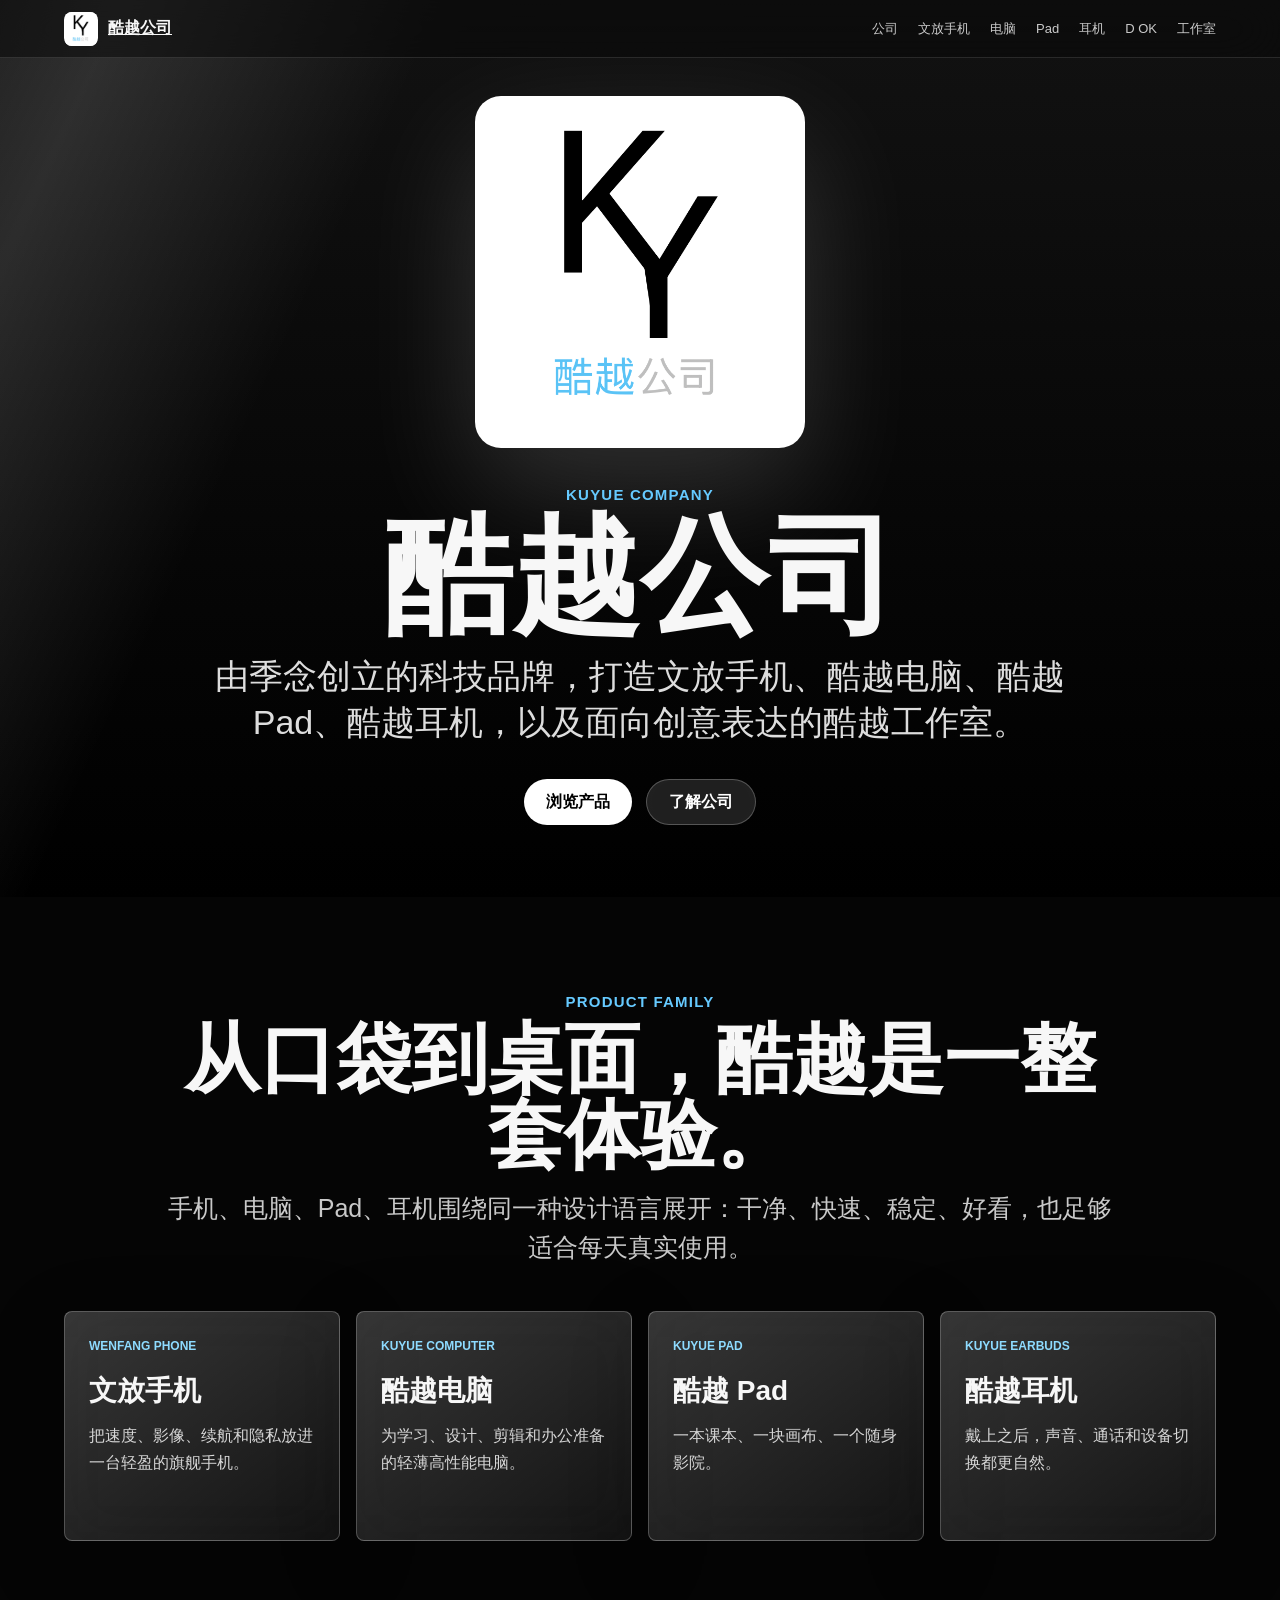
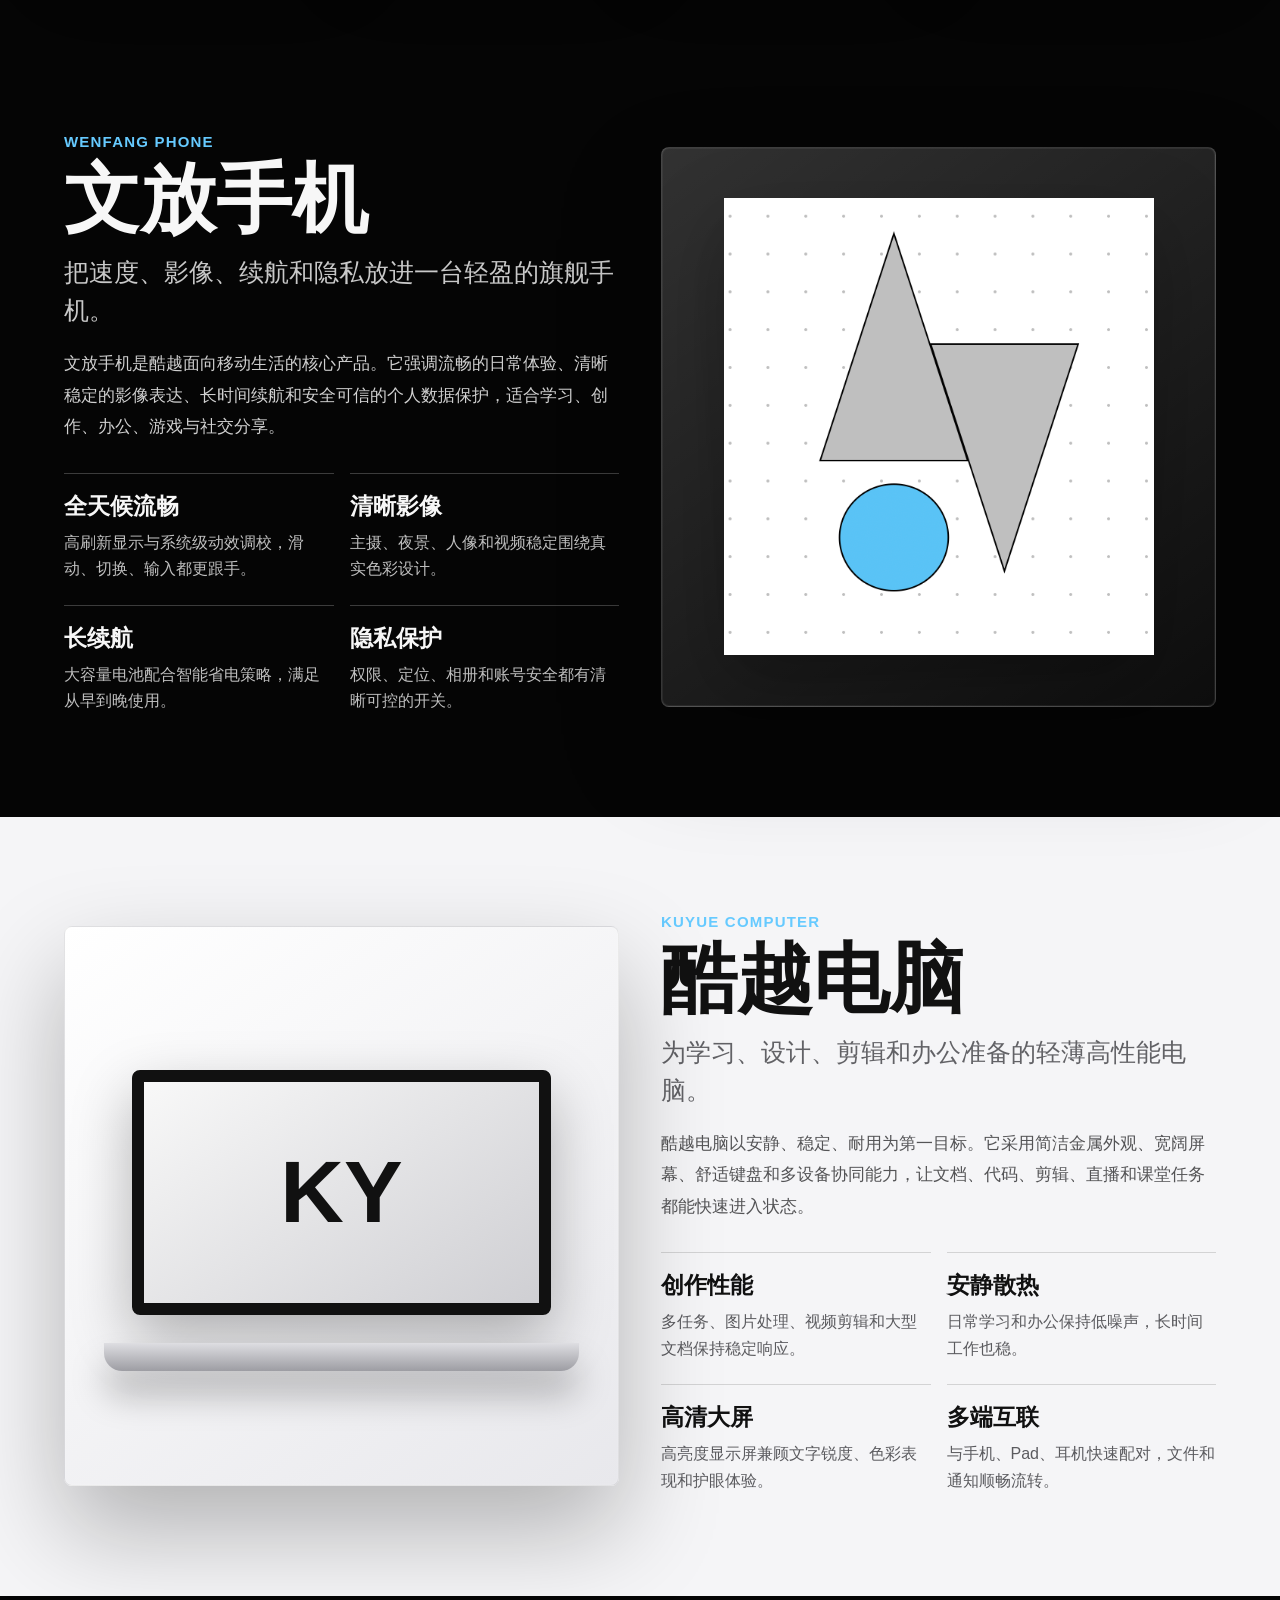
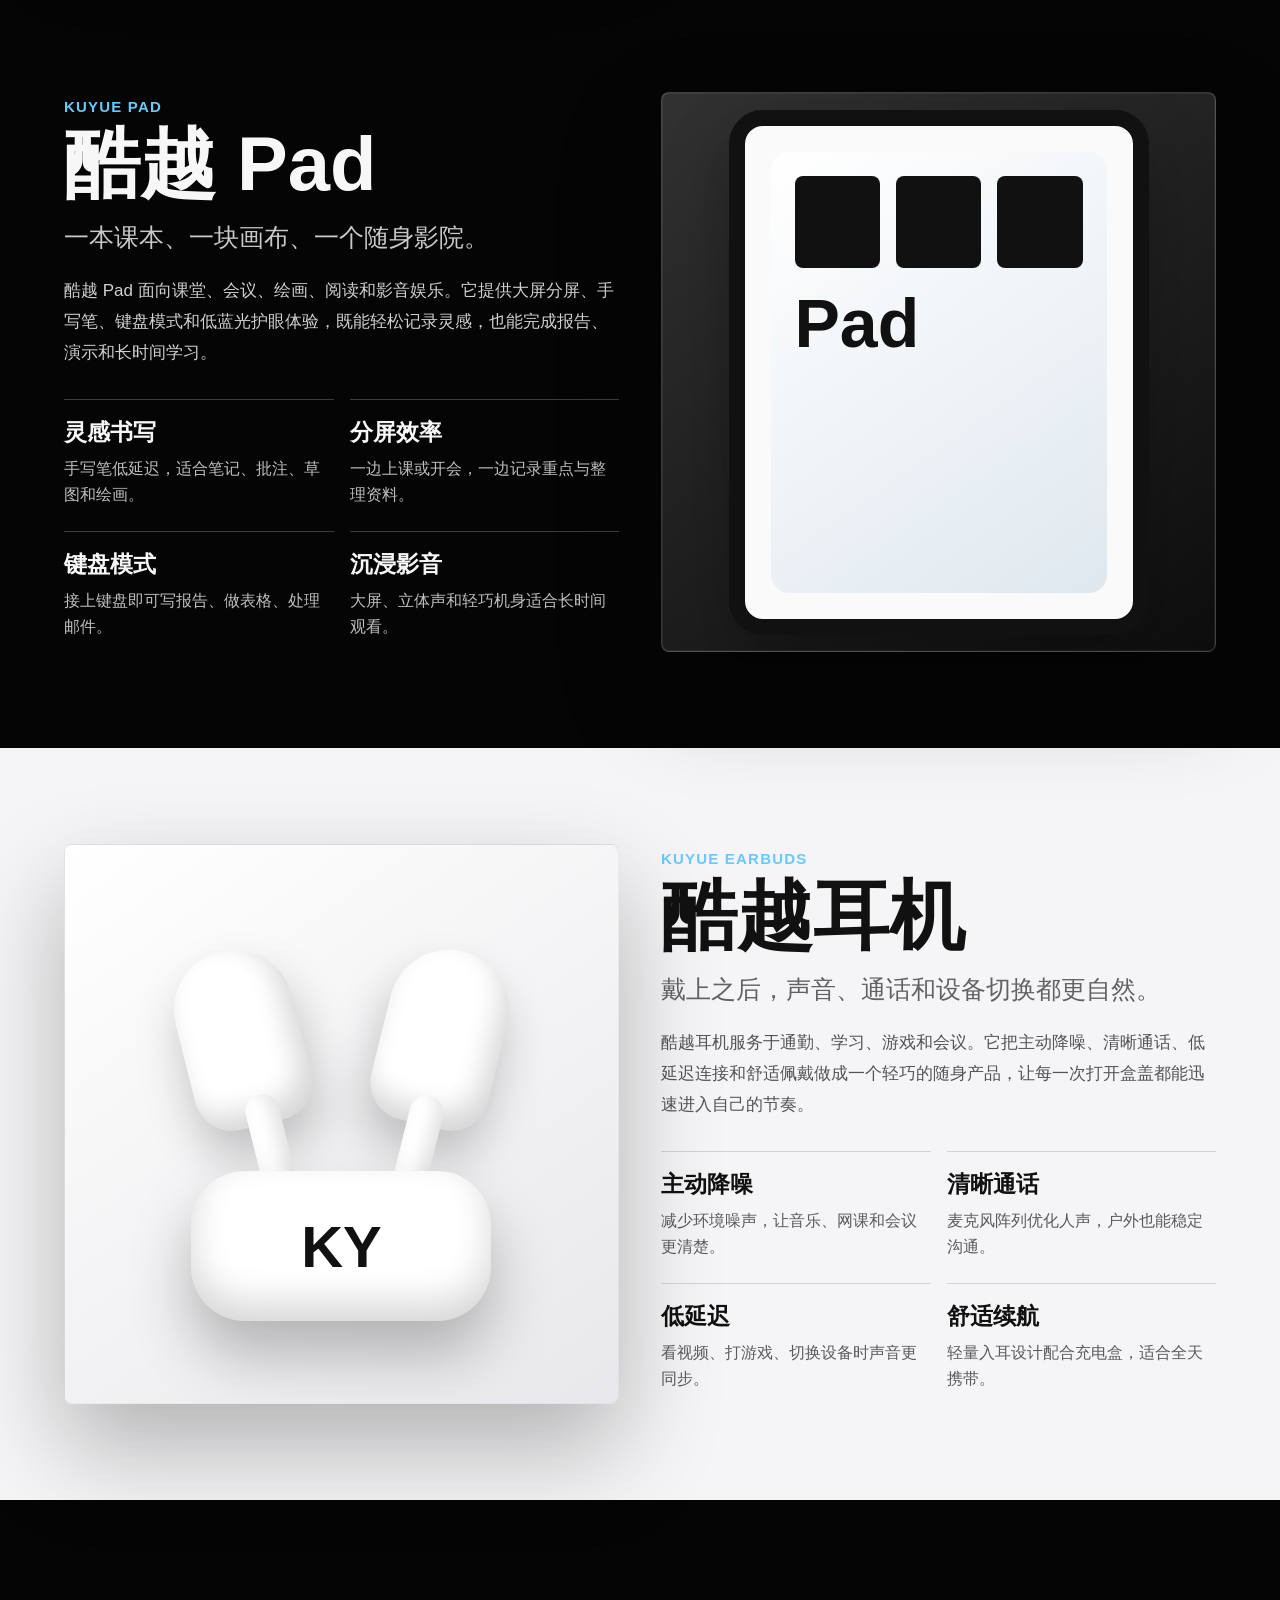
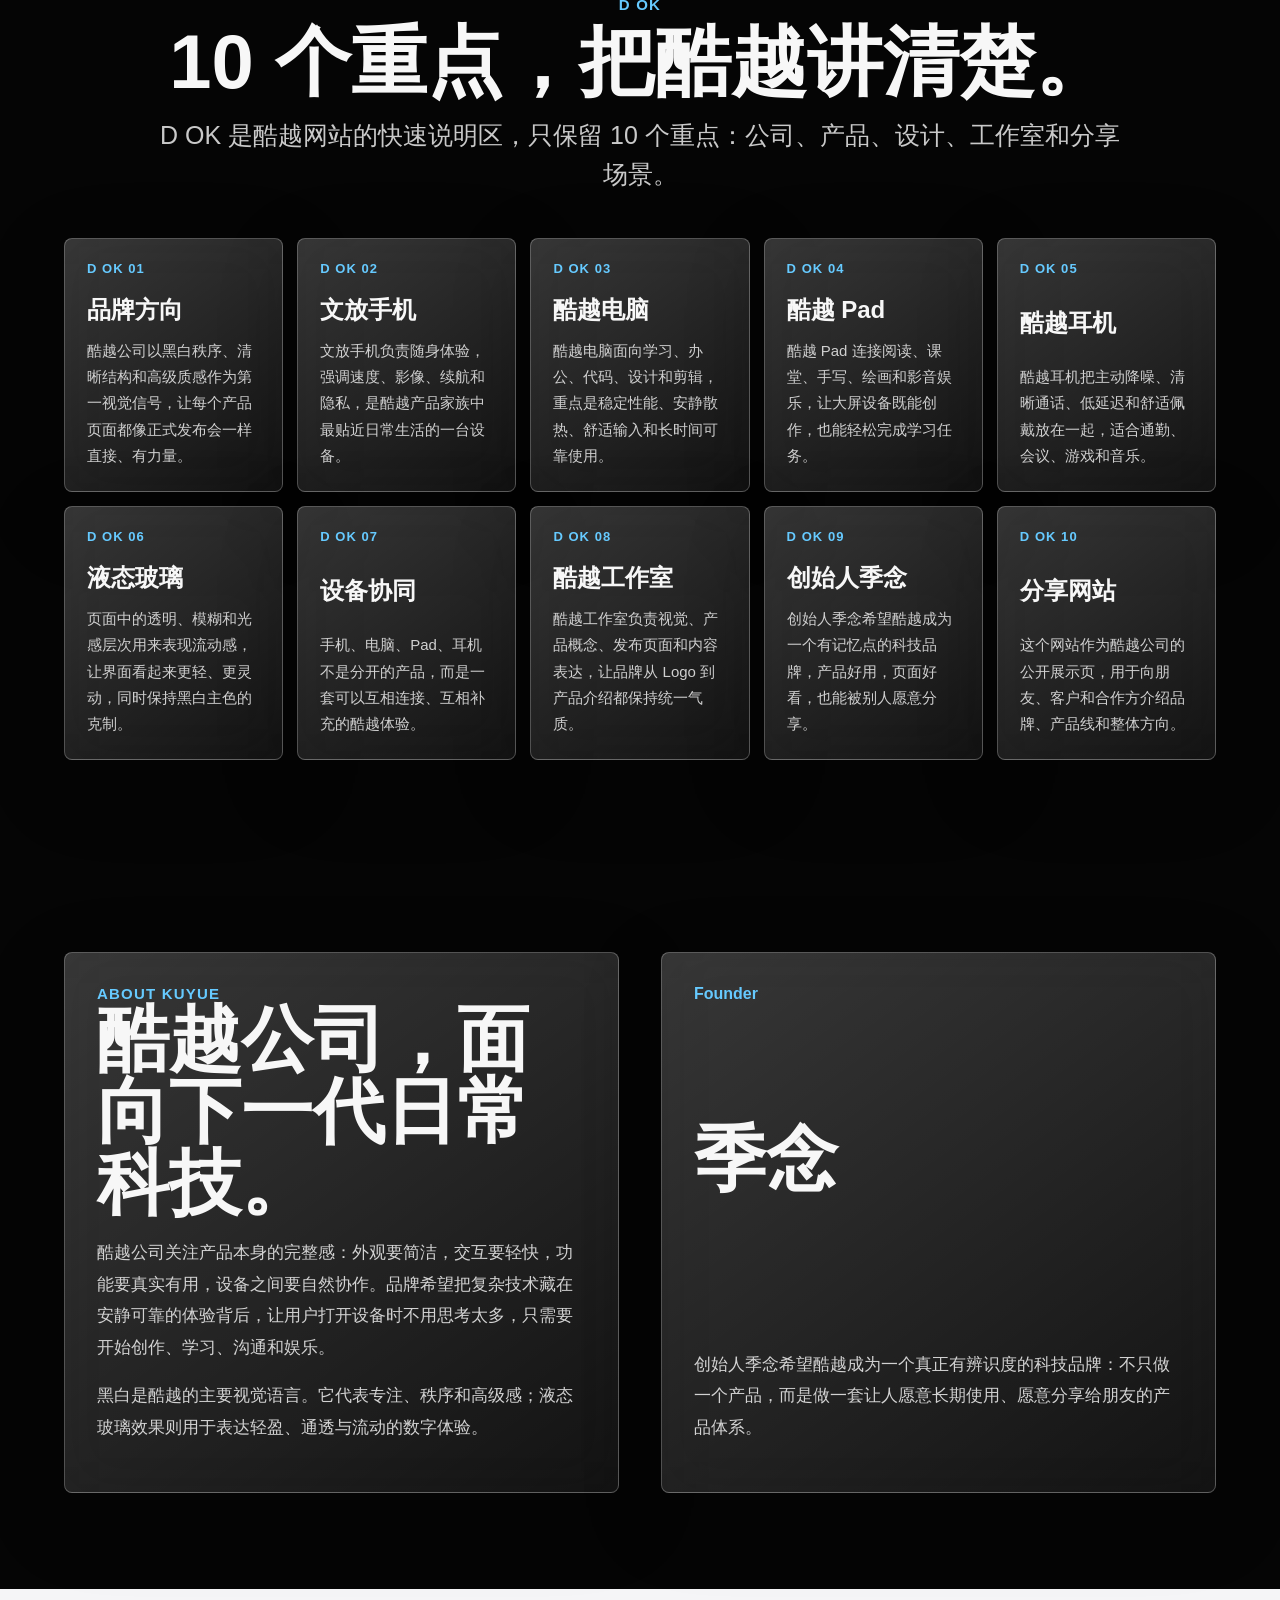
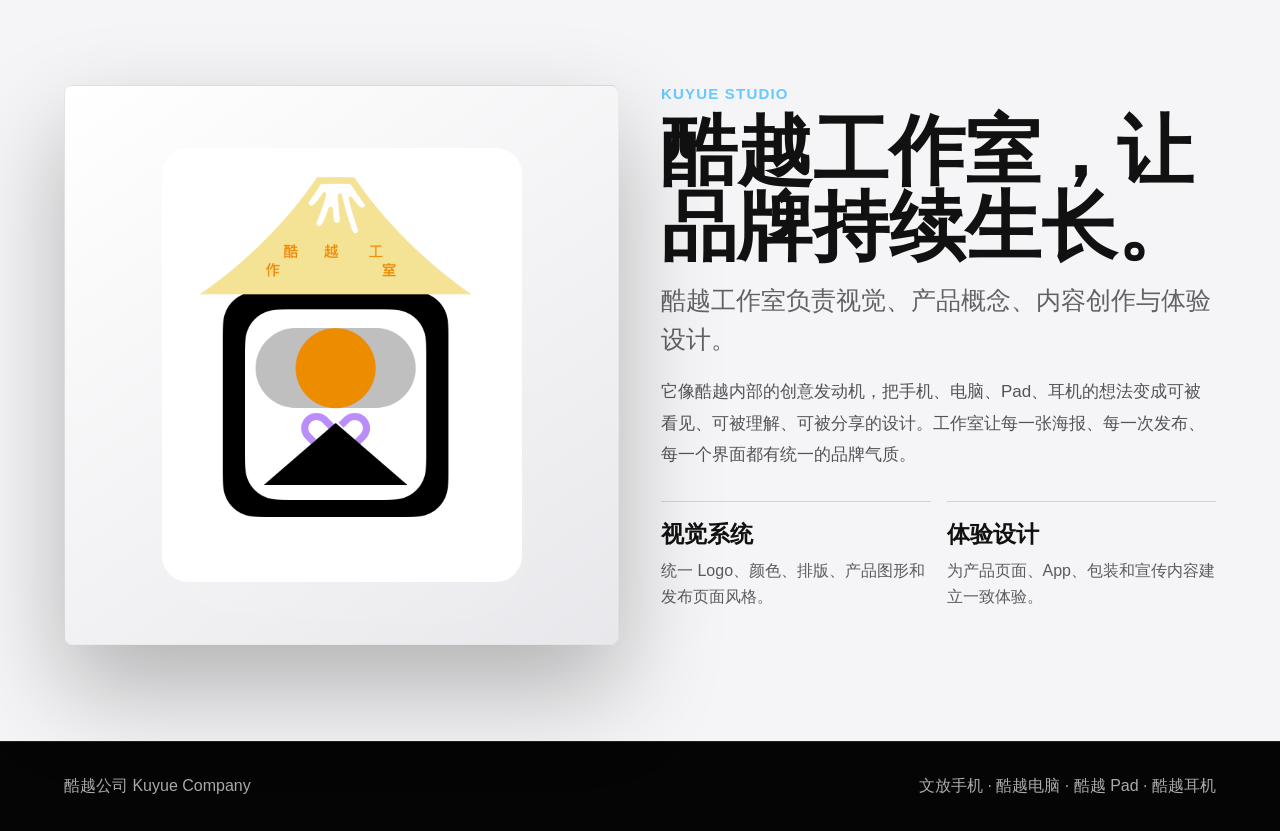
<file: index.html>
<!doctype html>
<html lang="zh-CN">
<head>
  <meta charset="utf-8">
  <meta name="viewport" content="width=device-width, initial-scale=1">
  <title>酷越公司 | 文放手机、电脑、Pad、耳机</title>
  <meta name="description" content="酷越公司由季念创立，产品包括文放手机、酷越电脑、酷越 Pad、酷越耳机与酷越工作室。">
  <style>
    *{box-sizing:border-box}
    html{scroll-behavior:smooth}
    body{margin:0;font-family:-apple-system,BlinkMacSystemFont,"SF Pro Display","PingFang SC","Microsoft YaHei",Arial,sans-serif;background:#050505;color:#f7f7f7;letter-spacing:0;overflow-x:hidden}
    a{color:inherit}
    .nav{position:fixed;top:0;left:0;right:0;height:58px;z-index:20;display:flex;align-items:center;justify-content:space-between;padding:0 clamp(18px,5vw,72px);background:rgba(8,8,8,.52);backdrop-filter:blur(28px) saturate(1.55);border-bottom:1px solid rgba(255,255,255,.12)}
    .brand{display:flex;align-items:center;gap:10px;font-weight:800;white-space:nowrap}
    .brand img{width:34px;height:34px;object-fit:contain;background:#fff;border-radius:8px}
    .links{display:flex;align-items:center;gap:20px}
    .links a{text-decoration:none;font-size:13px;color:#f4f4f4;opacity:.82;white-space:nowrap}
    .links a:hover{opacity:1}
    .hero{min-height:96vh;display:grid;place-items:center;padding:96px 22px 72px;position:relative;background:linear-gradient(180deg,#121212 0%,#050505 68%,#000 100%);overflow:hidden}
    .hero:before{content:"";position:absolute;inset:0;background:linear-gradient(115deg,transparent 20%,rgba(255,255,255,.13),transparent 58%);transform:translateX(-42%);animation:shine 8s ease-in-out infinite}
    .hero:after{content:"";position:absolute;left:8%;right:8%;bottom:-1px;height:1px;background:linear-gradient(90deg,transparent,rgba(255,255,255,.55),transparent)}
    @keyframes shine{50%{transform:translateX(36%)}}
    .hero-inner{position:relative;text-align:center;max-width:1100px}
    .hero-logo{width:min(330px,68vw);border-radius:26px;background:rgba(255,255,255,.96);box-shadow:0 46px 120px rgba(255,255,255,.16);margin-bottom:34px}
    .eyebrow,.kicker{color:#66caff;font-size:15px;font-weight:800;letter-spacing:.08em;text-transform:uppercase}
    h1{font-size:clamp(56px,10vw,128px);line-height:.92;margin:14px 0 18px}
    .hero p{font-size:clamp(20px,3vw,34px);line-height:1.36;color:#ddd;margin:0 auto;max-width:880px}
    .actions{display:flex;gap:14px;justify-content:center;flex-wrap:wrap;margin-top:34px}
    .btn{display:inline-flex;align-items:center;justify-content:center;min-height:46px;padding:0 22px;border-radius:999px;text-decoration:none;font-weight:800}
    .primary{background:#fff;color:#000}.secondary{background:rgba(255,255,255,.12);color:#fff;border:1px solid rgba(255,255,255,.24);backdrop-filter:blur(18px)}
    section{padding:96px clamp(20px,5vw,78px)}
    .light{background:#f5f5f7;color:#111}.dark{background:#050505;color:#f7f7f7}
    .section-head{max-width:960px;margin:0 auto 44px;text-align:center}
    .section-head h2,.copy h2{font-size:clamp(38px,6vw,76px);line-height:1;margin:10px 0 16px}
    .section-head p,.copy .lead{font-size:clamp(18px,2.4vw,25px);line-height:1.55;margin:0;color:#c9c9c9}
    .light .section-head p,.light .copy .lead{color:#626266}
    .glass{border:1px solid rgba(255,255,255,.26);background:linear-gradient(145deg,rgba(255,255,255,.2),rgba(255,255,255,.06));backdrop-filter:blur(28px) saturate(1.6);border-radius:8px;box-shadow:0 24px 80px rgba(0,0,0,.22)}
    .family-grid{display:grid;grid-template-columns:repeat(4,minmax(0,1fr));gap:16px;max-width:1220px;margin:0 auto}
    .product-card{display:block;min-height:230px;padding:24px;text-decoration:none;transition:transform .25s ease,border-color .25s ease}
    .product-card:hover{transform:translateY(-6px);border-color:rgba(255,255,255,.52)}
    .product-card span{font-size:12px;color:#8edbff;font-weight:800;text-transform:uppercase}
    .product-card h3{font-size:28px;margin:18px 0 12px}
    .product-card p{color:#d7d7d7;line-height:1.7;margin:0}
    .product-wrap,.company-wrap,.studio-wrap{display:grid;grid-template-columns:1fr 1fr;gap:42px;align-items:center;max-width:1220px;margin:0 auto}
    .reverse .copy{order:2}.reverse .device-stage{order:1}
    .copy p:not(.lead){font-size:17px;line-height:1.85;color:#d0d0d0;margin:18px 0 0}.light .copy p:not(.lead){color:#545456}
    .device-stage{min-height:560px;border-radius:8px;display:grid;place-items:center;position:relative;overflow:hidden;background:linear-gradient(145deg,rgba(255,255,255,.18),rgba(255,255,255,.04));border:1px solid rgba(255,255,255,.16);box-shadow:inset 0 0 0 1px rgba(255,255,255,.06),0 44px 100px rgba(0,0,0,.28)}
    .light .device-stage{background:linear-gradient(145deg,#fff,#e8e8ec);border-color:rgba(0,0,0,.08)}
    .phone-mark{width:min(430px,82%);filter:drop-shadow(0 30px 38px rgba(0,0,0,.25))}
    .spec-grid{display:grid;grid-template-columns:repeat(2,minmax(0,1fr));gap:16px;margin-top:30px}
    .spec{border-top:1px solid rgba(255,255,255,.22);padding-top:17px;min-height:116px}
    .light .spec{border-color:rgba(0,0,0,.14)}
    .spec b{display:block;font-size:23px;margin-bottom:8px}.spec span{display:block;color:#bfbfbf;line-height:1.65}.light .spec span{color:#5b5b5f}
    .laptop{width:min(520px,86%);height:330px;display:grid;place-items:end center;position:relative}
    .laptop-screen{width:88%;height:245px;border:12px solid #111;border-radius:8px;background:linear-gradient(145deg,#f8f8f8,#cfcfd3);display:grid;place-items:center;box-shadow:0 24px 60px rgba(0,0,0,.28)}
    .laptop-screen span{font-size:88px;font-weight:900;color:#111}.laptop-base{width:100%;height:28px;border-radius:0 0 18px 18px;background:linear-gradient(180deg,#dedee2,#9d9da3);box-shadow:0 24px 34px rgba(0,0,0,.25)}
    .tablet{width:min(420px,78%);aspect-ratio:4/5;border:16px solid #111;border-radius:34px;background:#fafafa;padding:26px;box-shadow:0 30px 70px rgba(0,0,0,.24)}
    .tablet-ui{height:100%;border-radius:18px;background:linear-gradient(145deg,#fff,#dfe8ef);display:grid;grid-template-columns:repeat(3,1fr);gap:16px;padding:24px;align-content:start}.tablet-ui i{height:92px;border-radius:8px;background:#111}.tablet-ui strong{grid-column:1/4;align-self:end;font-size:68px;color:#111}
    .earbuds{width:min(470px,84%);height:430px;position:relative}.bud{position:absolute;top:40px;width:120px;height:178px;border-radius:70px 70px 44px 44px;background:#fff;box-shadow:inset -10px -16px 28px rgba(0,0,0,.16),0 28px 48px rgba(0,0,0,.22)}.bud:after{content:"";position:absolute;left:46px;bottom:-90px;width:34px;height:120px;border-radius:999px;background:#fff;box-shadow:inset -8px -10px 18px rgba(0,0,0,.12)}.bud.left{left:72px;transform:rotate(-14deg)}.bud.right{right:72px;transform:rotate(14deg)}.case{position:absolute;left:50%;bottom:18px;transform:translateX(-50%);width:300px;height:150px;border-radius:54px;background:#fff;color:#111;display:grid;place-items:center;font-size:58px;font-weight:900;box-shadow:inset 0 -18px 36px rgba(0,0,0,.16),0 34px 60px rgba(0,0,0,.25)}
    .dok-grid{display:grid;grid-template-columns:repeat(5,minmax(0,1fr));gap:14px;max-width:1220px;margin:0 auto}
    .dok-card{min-height:245px;padding:22px;display:flex;flex-direction:column;justify-content:space-between}
    .dok-card span{color:#66caff;font-size:13px;font-weight:900;letter-spacing:.08em}
    .dok-card h3{font-size:24px;margin:18px 0 12px}.dok-card p{font-size:15px;line-height:1.75;color:#d0d0d0;margin:0}
    .company-wrap,.studio-wrap{align-items:stretch}
    .story,.founder-card{padding:32px}.story h2,.founder-card strong{font-size:clamp(38px,6vw,72px);line-height:1;margin:0 0 18px}.story p,.founder-card p{font-size:17px;line-height:1.85;color:#d2d2d2}
    .founder-card{display:flex;flex-direction:column;justify-content:space-between;min-height:430px}.founder-card span{color:#66caff;font-weight:900}.founder-card strong{display:block}
    .studio-logo{width:min(360px,74%);border-radius:26px;background:#fff;box-shadow:0 34px 80px rgba(255,255,255,.12)}
    .footer{padding:34px clamp(20px,5vw,78px);border-top:1px solid rgba(255,255,255,.12);color:#aaa;display:flex;justify-content:space-between;gap:20px;flex-wrap:wrap;background:#050505}
    @media(max-width:980px){.links{gap:12px}.links a{font-size:12px}.family-grid{grid-template-columns:repeat(2,minmax(0,1fr))}.dok-grid{grid-template-columns:repeat(2,minmax(0,1fr))}.product-wrap,.company-wrap,.studio-wrap{grid-template-columns:1fr}.reverse .copy,.reverse .device-stage{order:initial}.device-stage{min-height:460px}.spec-grid{grid-template-columns:1fr}}
    @media(max-width:680px){.nav{height:auto;min-height:58px;align-items:flex-start;padding-top:12px;padding-bottom:12px}.links{max-width:210px;justify-content:flex-end;flex-wrap:wrap}.hero{padding-top:118px}.family-grid,.dok-grid{grid-template-columns:1fr}.product-card{min-height:190px}.dok-card{min-height:190px}.device-stage{min-height:380px}.copy h2,.section-head h2{font-size:40px}.spec{min-height:auto}.laptop{height:250px}.laptop-screen{height:190px}.laptop-screen span{font-size:60px}.earbuds{height:340px}.bud{width:92px;height:138px}.bud.left{left:54px}.bud.right{right:54px}.case{width:230px;height:116px;font-size:44px}.tablet{border-width:12px}.tablet-ui strong{font-size:48px}}
  </style>
</head>
<body>
  <nav class="nav">
    <a class="brand" href="#top"><img src="[data-uri]" alt="酷越公司 Logo"><span>酷越公司</span></a>
    <div class="links">
      <a href="#company">公司</a><a href="#phone">文放手机</a><a href="#computer">电脑</a><a href="#pad">Pad</a><a href="#earbuds">耳机</a><a href="#dok">D OK</a><a href="#studio">工作室</a>
    </div>
  </nav>
  <main id="top">
    <section class="hero">
      <div class="hero-inner">
        <img class="hero-logo" src="[data-uri]" alt="酷越公司 Logo">
        <div class="eyebrow">Kuyue Company</div>
        <h1>酷越公司</h1>
        <p>由季念创立的科技品牌，打造文放手机、酷越电脑、酷越 Pad、酷越耳机，以及面向创意表达的酷越工作室。</p>
        <div class="actions"><a class="btn primary" href="#phone">浏览产品</a><a class="btn secondary" href="#company">了解公司</a></div>
      </div>
    </section>

    <section class="dark" aria-label="产品家族">
      <div class="section-head">
        <span class="kicker">Product Family</span>
        <h2>从口袋到桌面，酷越是一整套体验。</h2>
        <p>手机、电脑、Pad、耳机围绕同一种设计语言展开：干净、快速、稳定、好看，也足够适合每天真实使用。</p>
      </div>
      <div class="family-grid"><a class="product-card glass" href="#phone">
      <span>Wenfang Phone</span>
      <h3>文放手机</h3>
      <p>把速度、影像、续航和隐私放进一台轻盈的旗舰手机。</p>
    </a><a class="product-card glass" href="#computer">
      <span>Kuyue Computer</span>
      <h3>酷越电脑</h3>
      <p>为学习、设计、剪辑和办公准备的轻薄高性能电脑。</p>
    </a><a class="product-card glass" href="#pad">
      <span>Kuyue Pad</span>
      <h3>酷越 Pad</h3>
      <p>一本课本、一块画布、一个随身影院。</p>
    </a><a class="product-card glass" href="#earbuds">
      <span>Kuyue Earbuds</span>
      <h3>酷越耳机</h3>
      <p>戴上之后，声音、通话和设备切换都更自然。</p>
    </a></div>
    </section>

    <section class="product-section dark" id="phone">
      <div class="product-wrap ">
        <div class="copy">
          <span class="kicker">Wenfang Phone</span>
          <h2>文放手机</h2>
          <p class="lead">把速度、影像、续航和隐私放进一台轻盈的旗舰手机。</p>
          <p>文放手机是酷越面向移动生活的核心产品。它强调流畅的日常体验、清晰稳定的影像表达、长时间续航和安全可信的个人数据保护，适合学习、创作、办公、游戏与社交分享。</p>
          <div class="spec-grid">
            <div class="spec">
                  <b>全天候流畅</b>
                  <span>高刷新显示与系统级动效调校，滑动、切换、输入都更跟手。</span>
                </div><div class="spec">
                  <b>清晰影像</b>
                  <span>主摄、夜景、人像和视频稳定围绕真实色彩设计。</span>
                </div><div class="spec">
                  <b>长续航</b>
                  <span>大容量电池配合智能省电策略，满足从早到晚使用。</span>
                </div><div class="spec">
                  <b>隐私保护</b>
                  <span>权限、定位、相册和账号安全都有清晰可控的开关。</span>
                </div>
          </div>
        </div>
        <div class="device-stage"><img class="phone-mark" src="[data-uri]" alt="文放手机品牌图形"></div>
      </div>
    </section><section class="product-section light" id="computer">
      <div class="product-wrap reverse">
        <div class="copy">
          <span class="kicker">Kuyue Computer</span>
          <h2>酷越电脑</h2>
          <p class="lead">为学习、设计、剪辑和办公准备的轻薄高性能电脑。</p>
          <p>酷越电脑以安静、稳定、耐用为第一目标。它采用简洁金属外观、宽阔屏幕、舒适键盘和多设备协同能力，让文档、代码、剪辑、直播和课堂任务都能快速进入状态。</p>
          <div class="spec-grid">
            <div class="spec">
                  <b>创作性能</b>
                  <span>多任务、图片处理、视频剪辑和大型文档保持稳定响应。</span>
                </div><div class="spec">
                  <b>安静散热</b>
                  <span>日常学习和办公保持低噪声，长时间工作也稳。</span>
                </div><div class="spec">
                  <b>高清大屏</b>
                  <span>高亮度显示屏兼顾文字锐度、色彩表现和护眼体验。</span>
                </div><div class="spec">
                  <b>多端互联</b>
                  <span>与手机、Pad、耳机快速配对，文件和通知顺畅流转。</span>
                </div>
          </div>
        </div>
        <div class="device-stage"><div class="laptop"><div class="laptop-screen"><span>KY</span></div><div class="laptop-base"></div></div></div>
      </div>
    </section><section class="product-section dark" id="pad">
      <div class="product-wrap ">
        <div class="copy">
          <span class="kicker">Kuyue Pad</span>
          <h2>酷越 Pad</h2>
          <p class="lead">一本课本、一块画布、一个随身影院。</p>
          <p>酷越 Pad 面向课堂、会议、绘画、阅读和影音娱乐。它提供大屏分屏、手写笔、键盘模式和低蓝光护眼体验，既能轻松记录灵感，也能完成报告、演示和长时间学习。</p>
          <div class="spec-grid">
            <div class="spec">
                  <b>灵感书写</b>
                  <span>手写笔低延迟，适合笔记、批注、草图和绘画。</span>
                </div><div class="spec">
                  <b>分屏效率</b>
                  <span>一边上课或开会，一边记录重点与整理资料。</span>
                </div><div class="spec">
                  <b>键盘模式</b>
                  <span>接上键盘即可写报告、做表格、处理邮件。</span>
                </div><div class="spec">
                  <b>沉浸影音</b>
                  <span>大屏、立体声和轻巧机身适合长时间观看。</span>
                </div>
          </div>
        </div>
        <div class="device-stage"><div class="tablet"><div class="tablet-ui"><i></i><i></i><i></i><strong>Pad</strong></div></div></div>
      </div>
    </section><section class="product-section light" id="earbuds">
      <div class="product-wrap reverse">
        <div class="copy">
          <span class="kicker">Kuyue Earbuds</span>
          <h2>酷越耳机</h2>
          <p class="lead">戴上之后，声音、通话和设备切换都更自然。</p>
          <p>酷越耳机服务于通勤、学习、游戏和会议。它把主动降噪、清晰通话、低延迟连接和舒适佩戴做成一个轻巧的随身产品，让每一次打开盒盖都能迅速进入自己的节奏。</p>
          <div class="spec-grid">
            <div class="spec">
                  <b>主动降噪</b>
                  <span>减少环境噪声，让音乐、网课和会议更清楚。</span>
                </div><div class="spec">
                  <b>清晰通话</b>
                  <span>麦克风阵列优化人声，户外也能稳定沟通。</span>
                </div><div class="spec">
                  <b>低延迟</b>
                  <span>看视频、打游戏、切换设备时声音更同步。</span>
                </div><div class="spec">
                  <b>舒适续航</b>
                  <span>轻量入耳设计配合充电盒，适合全天携带。</span>
                </div>
          </div>
        </div>
        <div class="device-stage"><div class="earbuds"><div class="bud left"></div><div class="bud right"></div><div class="case">KY</div></div></div>
      </div>
    </section>

    <section class="dark" id="dok">
  <div class="section-head">
    <span class="kicker">D OK</span>
    <h2>10 个重点，把酷越讲清楚。</h2>
    <p>D OK 是酷越网站的快速说明区，只保留 10 个重点：公司、产品、设计、工作室和分享场景。</p>
  </div>
  <div class="dok-grid">
    <article class="dok-card glass">
          <span>D OK 01</span>
          <h3>品牌方向</h3>
          <p>酷越公司以黑白秩序、清晰结构和高级质感作为第一视觉信号，让每个产品页面都像正式发布会一样直接、有力量。</p>
        </article><article class="dok-card glass">
          <span>D OK 02</span>
          <h3>文放手机</h3>
          <p>文放手机负责随身体验，强调速度、影像、续航和隐私，是酷越产品家族中最贴近日常生活的一台设备。</p>
        </article><article class="dok-card glass">
          <span>D OK 03</span>
          <h3>酷越电脑</h3>
          <p>酷越电脑面向学习、办公、代码、设计和剪辑，重点是稳定性能、安静散热、舒适输入和长时间可靠使用。</p>
        </article><article class="dok-card glass">
          <span>D OK 04</span>
          <h3>酷越 Pad</h3>
          <p>酷越 Pad 连接阅读、课堂、手写、绘画和影音娱乐，让大屏设备既能创作，也能轻松完成学习任务。</p>
        </article><article class="dok-card glass">
          <span>D OK 05</span>
          <h3>酷越耳机</h3>
          <p>酷越耳机把主动降噪、清晰通话、低延迟和舒适佩戴放在一起，适合通勤、会议、游戏和音乐。</p>
        </article><article class="dok-card glass">
          <span>D OK 06</span>
          <h3>液态玻璃</h3>
          <p>页面中的透明、模糊和光感层次用来表现流动感，让界面看起来更轻、更灵动，同时保持黑白主色的克制。</p>
        </article><article class="dok-card glass">
          <span>D OK 07</span>
          <h3>设备协同</h3>
          <p>手机、电脑、Pad、耳机不是分开的产品，而是一套可以互相连接、互相补充的酷越体验。</p>
        </article><article class="dok-card glass">
          <span>D OK 08</span>
          <h3>酷越工作室</h3>
          <p>酷越工作室负责视觉、产品概念、发布页面和内容表达，让品牌从 Logo 到产品介绍都保持统一气质。</p>
        </article><article class="dok-card glass">
          <span>D OK 09</span>
          <h3>创始人季念</h3>
          <p>创始人季念希望酷越成为一个有记忆点的科技品牌，产品好用，页面好看，也能被别人愿意分享。</p>
        </article><article class="dok-card glass">
          <span>D OK 10</span>
          <h3>分享网站</h3>
          <p>这个网站作为酷越公司的公开展示页，用于向朋友、客户和合作方介绍品牌、产品线和整体方向。</p>
        </article>
  </div>
</section>

    <section class="dark" id="company">
      <div class="company-wrap">
        <div class="story glass">
          <span class="kicker">About Kuyue</span>
          <h2>酷越公司，面向下一代日常科技。</h2>
          <p>酷越公司关注产品本身的完整感：外观要简洁，交互要轻快，功能要真实有用，设备之间要自然协作。品牌希望把复杂技术藏在安静可靠的体验背后，让用户打开设备时不用思考太多，只需要开始创作、学习、沟通和娱乐。</p>
          <p>黑白是酷越的主要视觉语言。它代表专注、秩序和高级感；液态玻璃效果则用于表达轻盈、通透与流动的数字体验。</p>
        </div>
        <div class="founder-card glass">
          <span>Founder</span>
          <strong>季念</strong>
          <p>创始人季念希望酷越成为一个真正有辨识度的科技品牌：不只做一个产品，而是做一套让人愿意长期使用、愿意分享给朋友的产品体系。</p>
        </div>
      </div>
    </section>

    <section class="light" id="studio">
      <div class="studio-wrap">
        <div class="device-stage"><img class="studio-logo" src="[data-uri]" alt="酷越工作室 Logo"></div>
        <div class="copy">
          <span class="kicker">Kuyue Studio</span>
          <h2>酷越工作室，让品牌持续生长。</h2>
          <p class="lead">酷越工作室负责视觉、产品概念、内容创作与体验设计。</p>
          <p>它像酷越内部的创意发动机，把手机、电脑、Pad、耳机的想法变成可被看见、可被理解、可被分享的设计。工作室让每一张海报、每一次发布、每一个界面都有统一的品牌气质。</p>
          <div class="spec-grid">
            <div class="spec"><b>视觉系统</b><span>统一 Logo、颜色、排版、产品图形和发布页面风格。</span></div>
            <div class="spec"><b>体验设计</b><span>为产品页面、App、包装和宣传内容建立一致体验。</span></div>
          </div>
        </div>
      </div>
    </section>
  </main>
  <footer class="footer"><span>酷越公司 Kuyue Company</span><span>文放手机 · 酷越电脑 · 酷越 Pad · 酷越耳机</span></footer>
</body>
</html>
</file>
